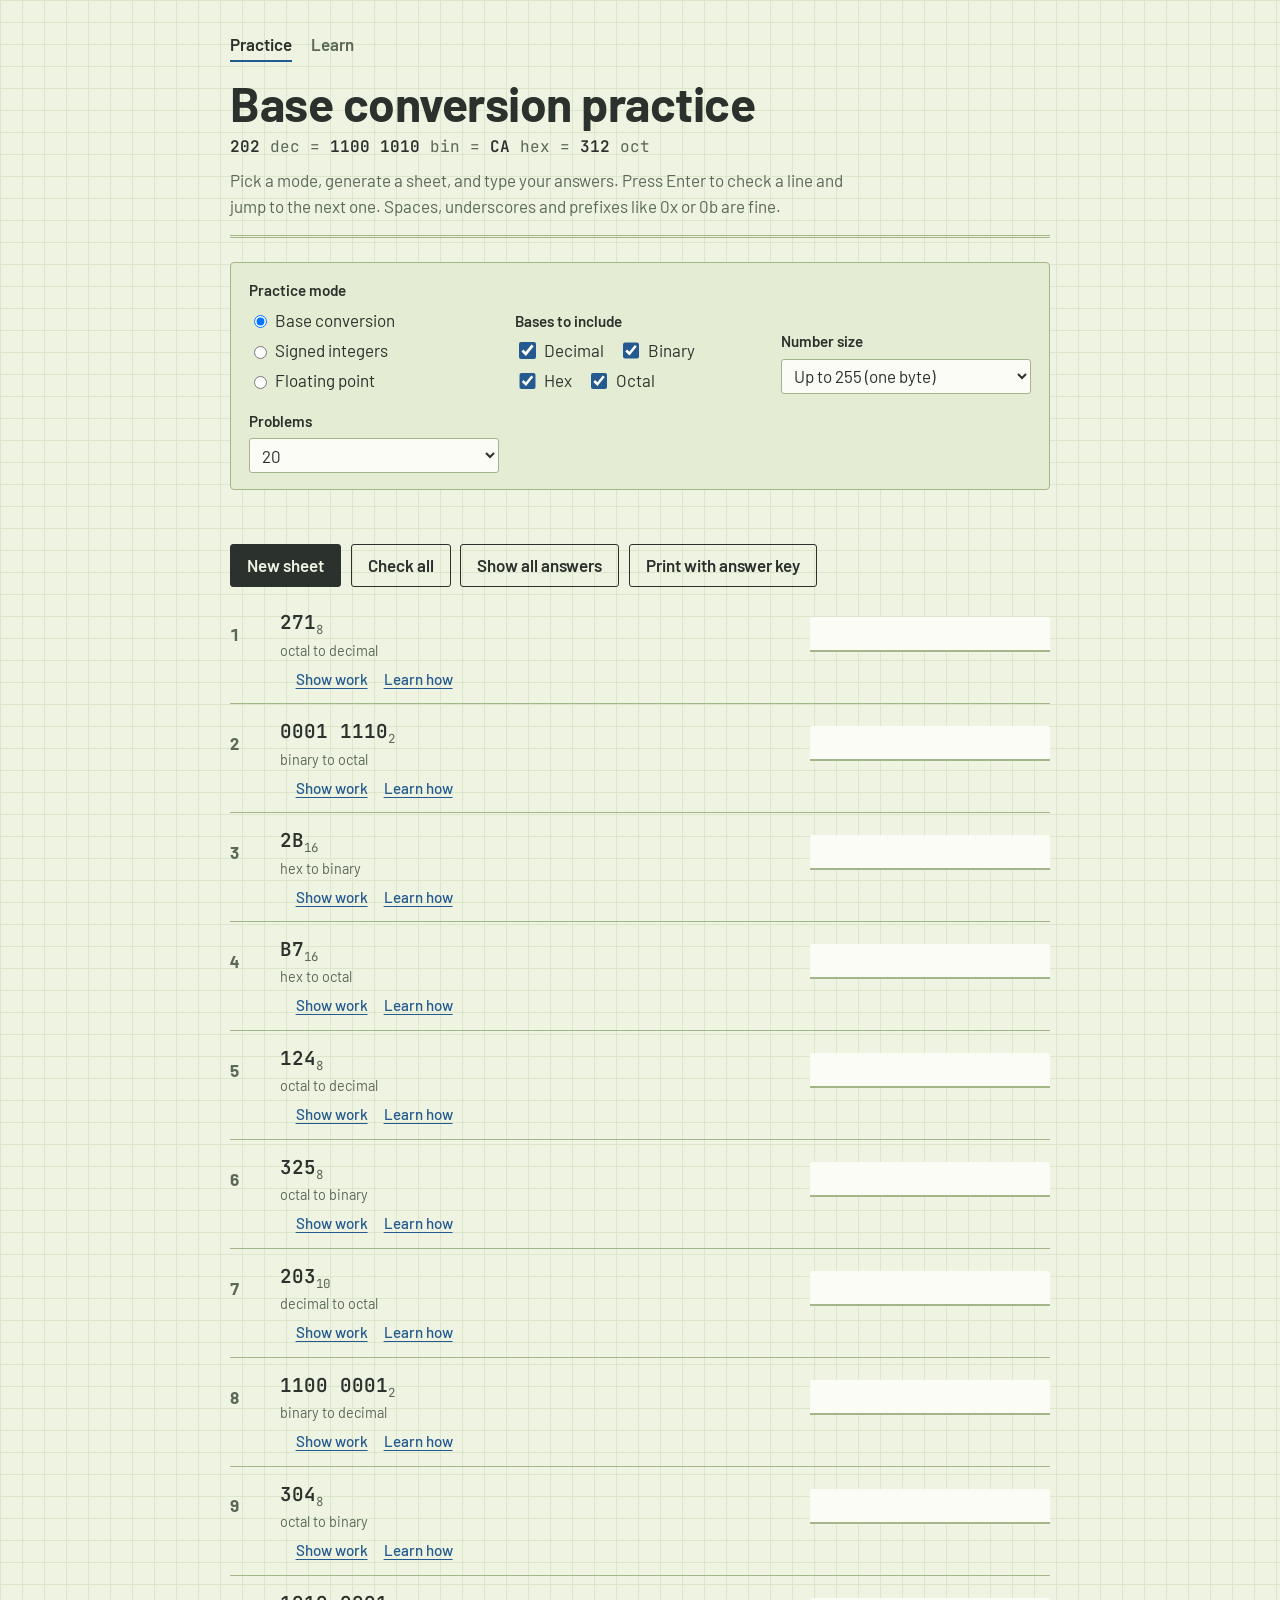
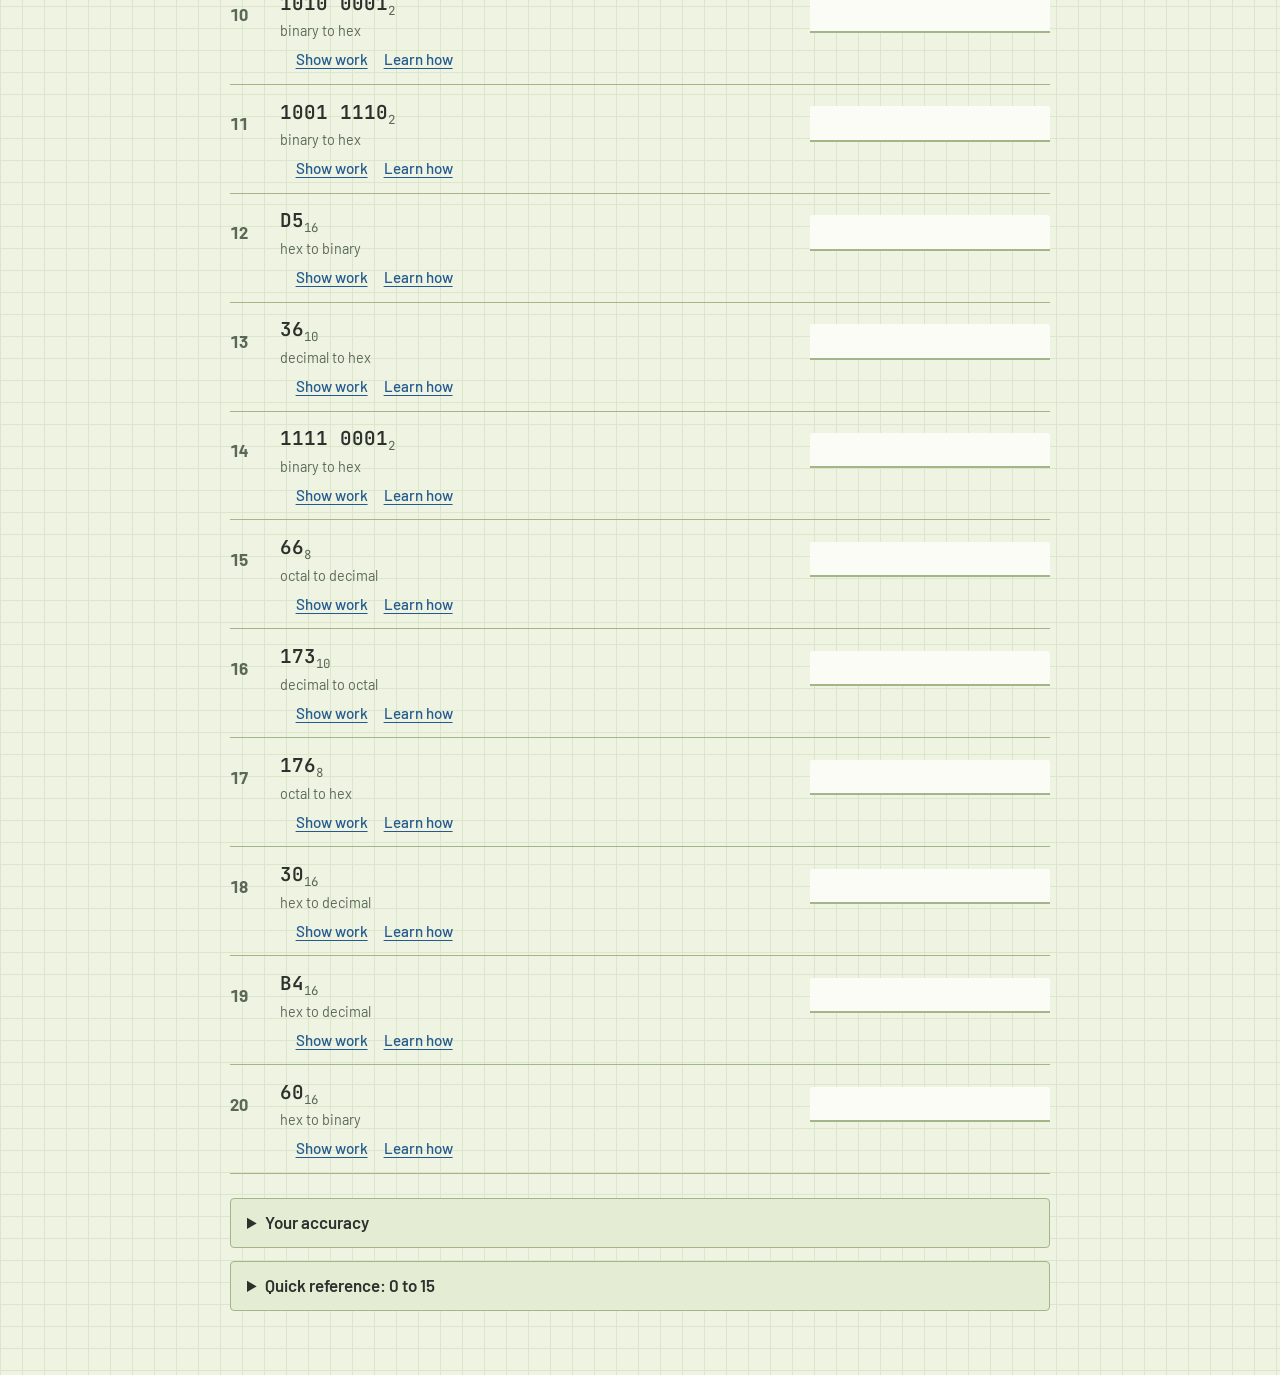
<file: index.html>
<!doctype html>
<html lang="en">
<head>
<meta charset="utf-8">
<meta name="viewport" content="width=device-width, initial-scale=1, viewport-fit=cover">
<title>Base Conversion Practice</title>
<meta name="description" content="Practice converting numbers between decimal, binary, hexadecimal and octal, signed integers, and IEEE 754 floating point, with step-by-step worked solutions.">
<meta name="theme-color" content="#EEF3E2" media="(prefers-color-scheme: light)">
<meta name="theme-color" content="#1B221D" media="(prefers-color-scheme: dark)">
<link rel="manifest" href="./manifest.webmanifest">
<link rel="icon" href="./icons/icon.svg" type="image/svg+xml">
<link rel="apple-touch-icon" href="./icons/apple-touch-icon.png">
<meta name="apple-mobile-web-app-capable" content="yes">
<meta name="apple-mobile-web-app-title" content="Bases">
<meta name="apple-mobile-web-app-status-bar-style" content="default">
<link rel="preconnect" href="https://fonts.googleapis.com">
<link rel="preconnect" href="https://fonts.gstatic.com" crossorigin>
<link href="https://fonts.googleapis.com/css2?family=Barlow:wght@400;500;600;700&family=JetBrains+Mono:wght@400;600&display=swap" rel="stylesheet">
<link rel="stylesheet" href="./styles.css">
</head>
<body>
<main>
  <nav class="sitenav" aria-label="Site">
    <a href="./index.html" aria-current="page">Practice</a>
    <a href="./learn.html">Learn</a>
  </nav>
  <header>
    <h1>Base conversion practice</h1>
    <p class="bases-strip"><b>202</b> dec = <b>1100 1010</b> bin = <b>CA</b> hex = <b>312</b> oct</p>
    <p>Pick a mode, generate a sheet, and type your answers. Press Enter to check a line and jump to the next one. Spaces, underscores and prefixes like 0x or 0b are fine.</p>
  </header>

  <section class="controls" aria-label="Sheet settings">
    <div class="mode-select" id="modeSelect"></div>
    <div class="mode-options" id="modeOptions"></div>
    <div>
      <label class="lbl" for="count">Problems</label>
      <select id="count">
        <option>10</option><option selected>20</option><option>30</option><option>40</option>
      </select>
    </div>
  </section>
  <p class="warn" id="warn" role="alert"></p>

  <div class="actions">
    <button id="newBtn">New sheet</button>
    <button id="checkBtn" class="ghost">Check all</button>
    <button id="revealBtn" class="ghost">Show all answers</button>
    <button id="printBtn" class="ghost">Print with answer key</button>
    <span class="score" id="score" aria-live="polite"></span>
  </div>

  <ol class="sheet" id="sheet"></ol>

  <details id="statsPanel">
    <summary>Your accuracy</summary>
    <p class="tips">Counts your first check on each problem. Stored only on this device.</p>
    <div class="tablewrap"><table id="stats"><thead><tr><th>Conversion</th><th>Correct</th><th>Tried</th><th>Accuracy</th></tr></thead><tbody></tbody></table></div>
    <button id="resetStats" class="ghost small">Reset stats</button>
  </details>

  <details>
    <summary>Quick reference: 0 to 15</summary>
    <div class="tablewrap"><table id="ref"><thead><tr><th>Decimal</th><th>Binary</th><th>Octal</th><th>Hex</th></tr></thead><tbody></tbody></table></div>
    <p class="tips">One hex digit is exactly 4 bits and one octal digit is exactly 3 bits, so binary to hex or octal is just grouping from the right. Anything to decimal is place values added up. Decimal to anything is repeated division, reading the remainders bottom to top.</p>
  </details>

  <section class="key" id="key"><h2>Answer key</h2><ol></ol></section>
</main>
<script type="module" src="./js/app.js"></script>
</body>
</html>
</file>
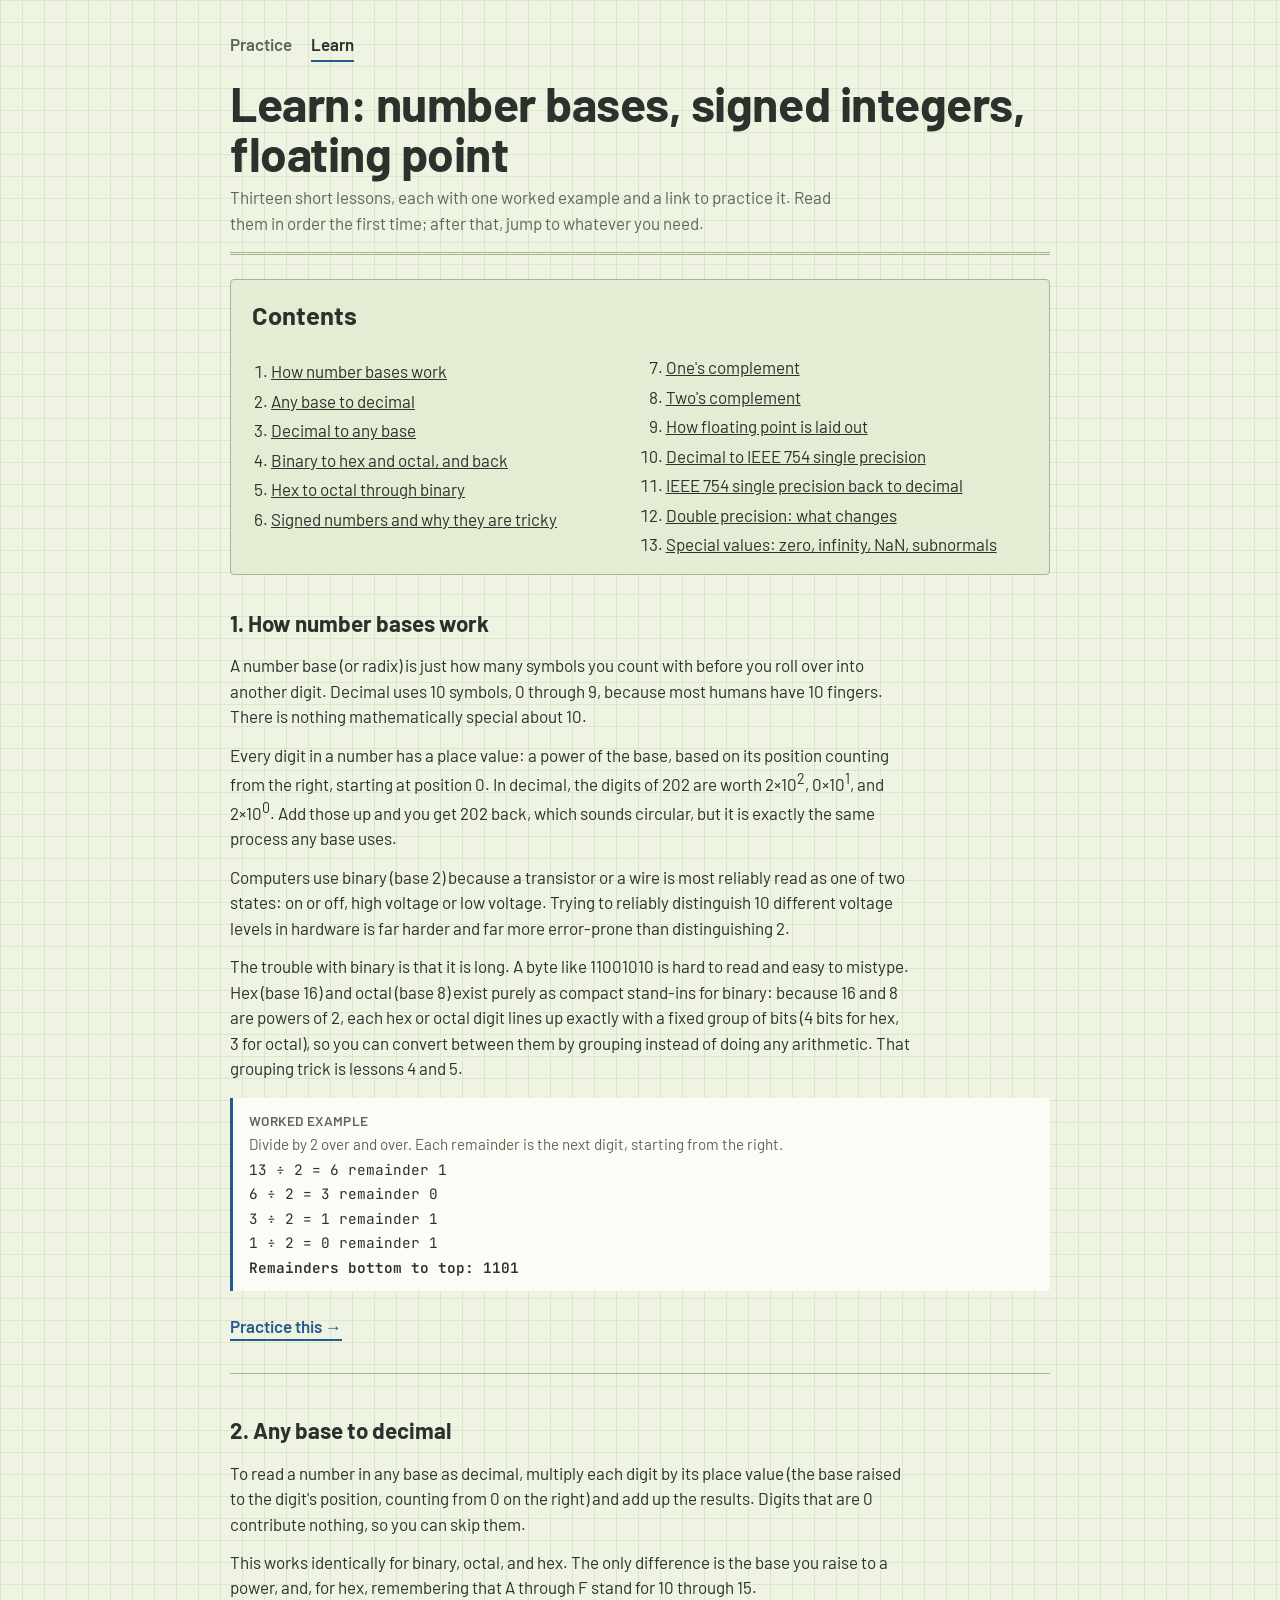
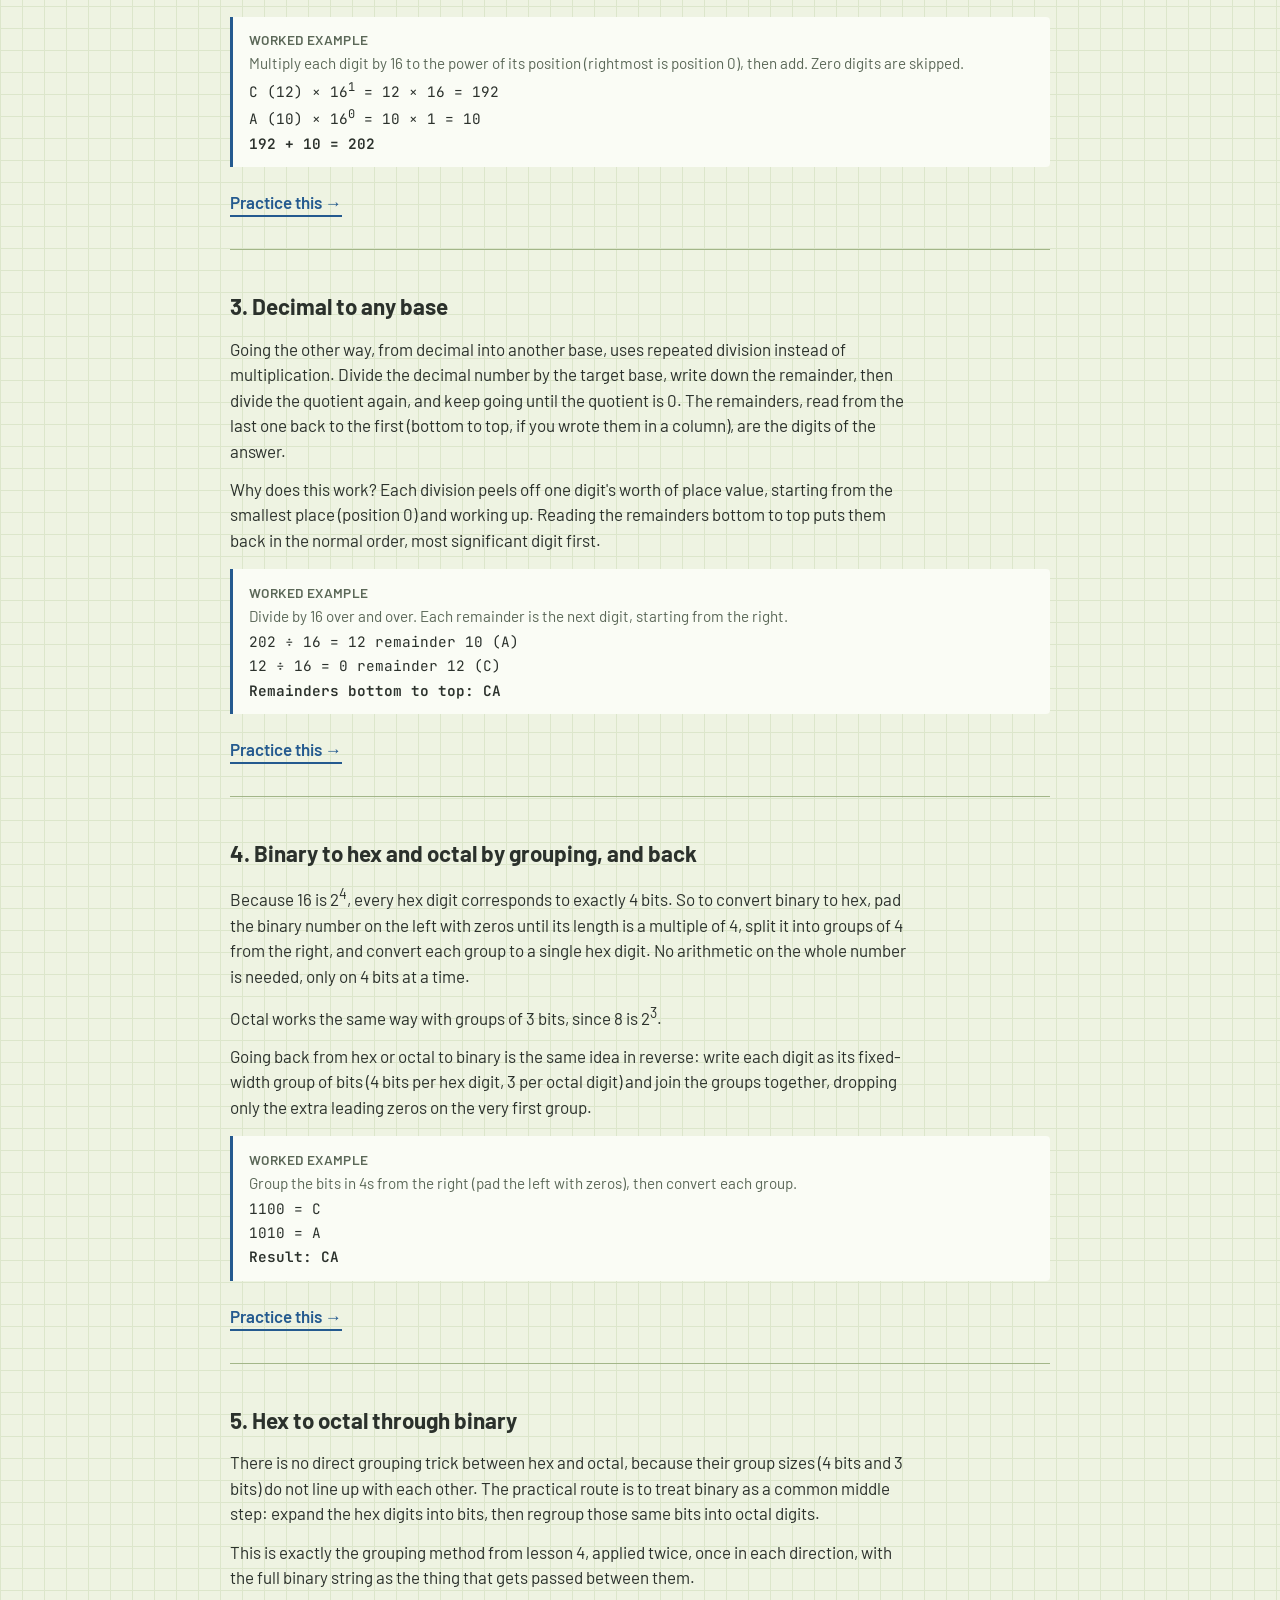
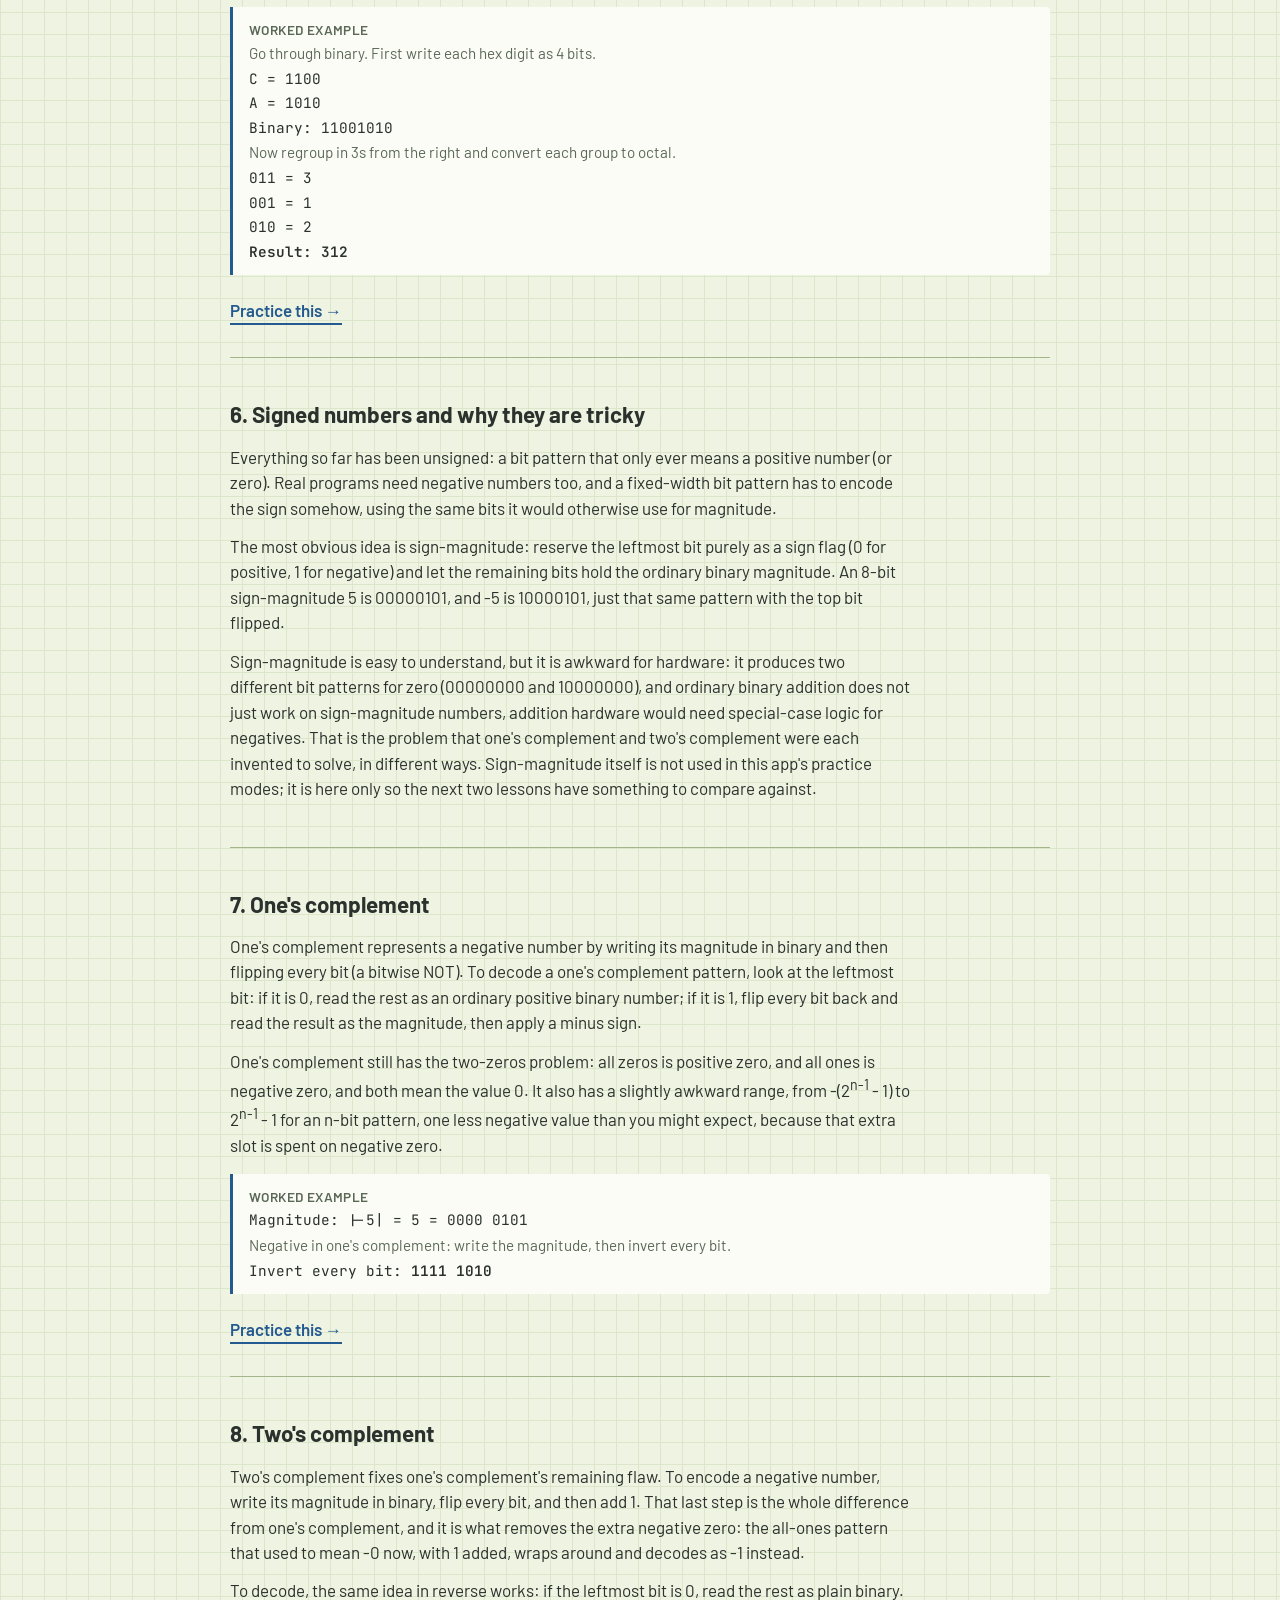
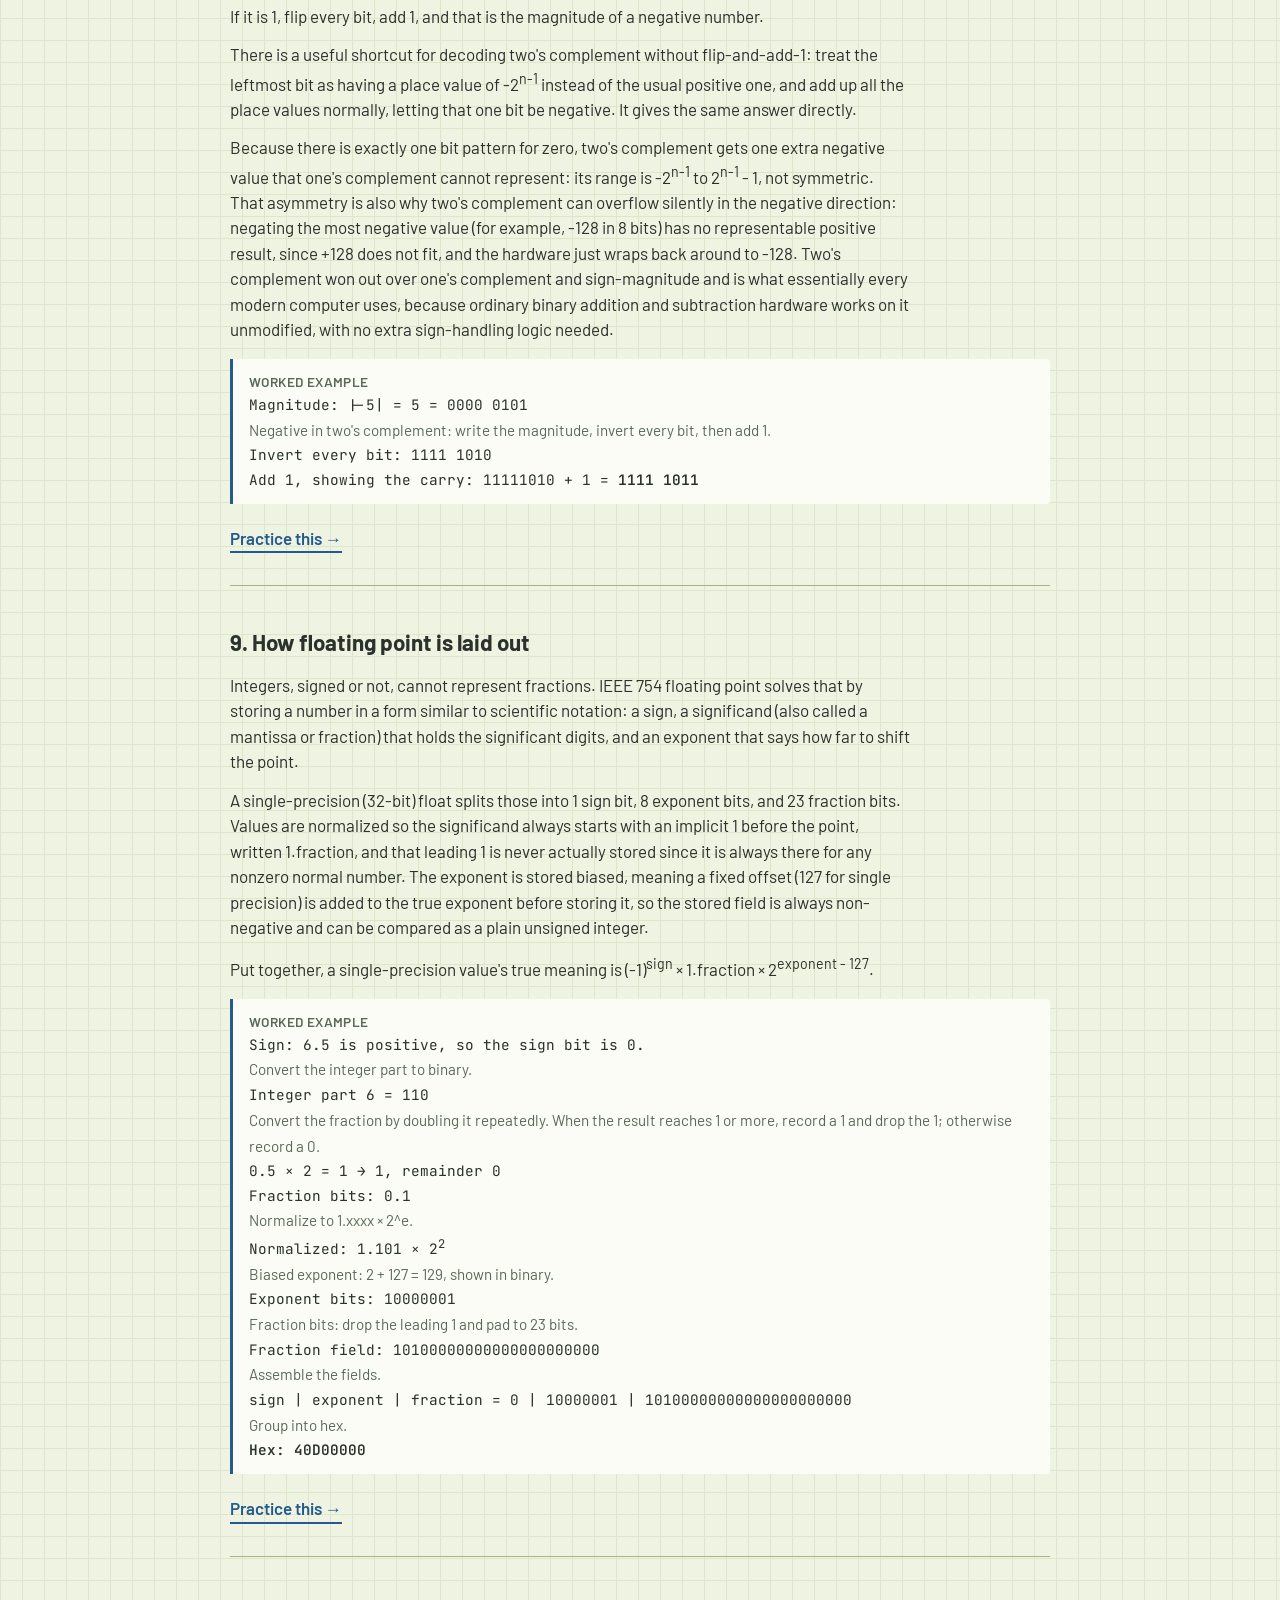
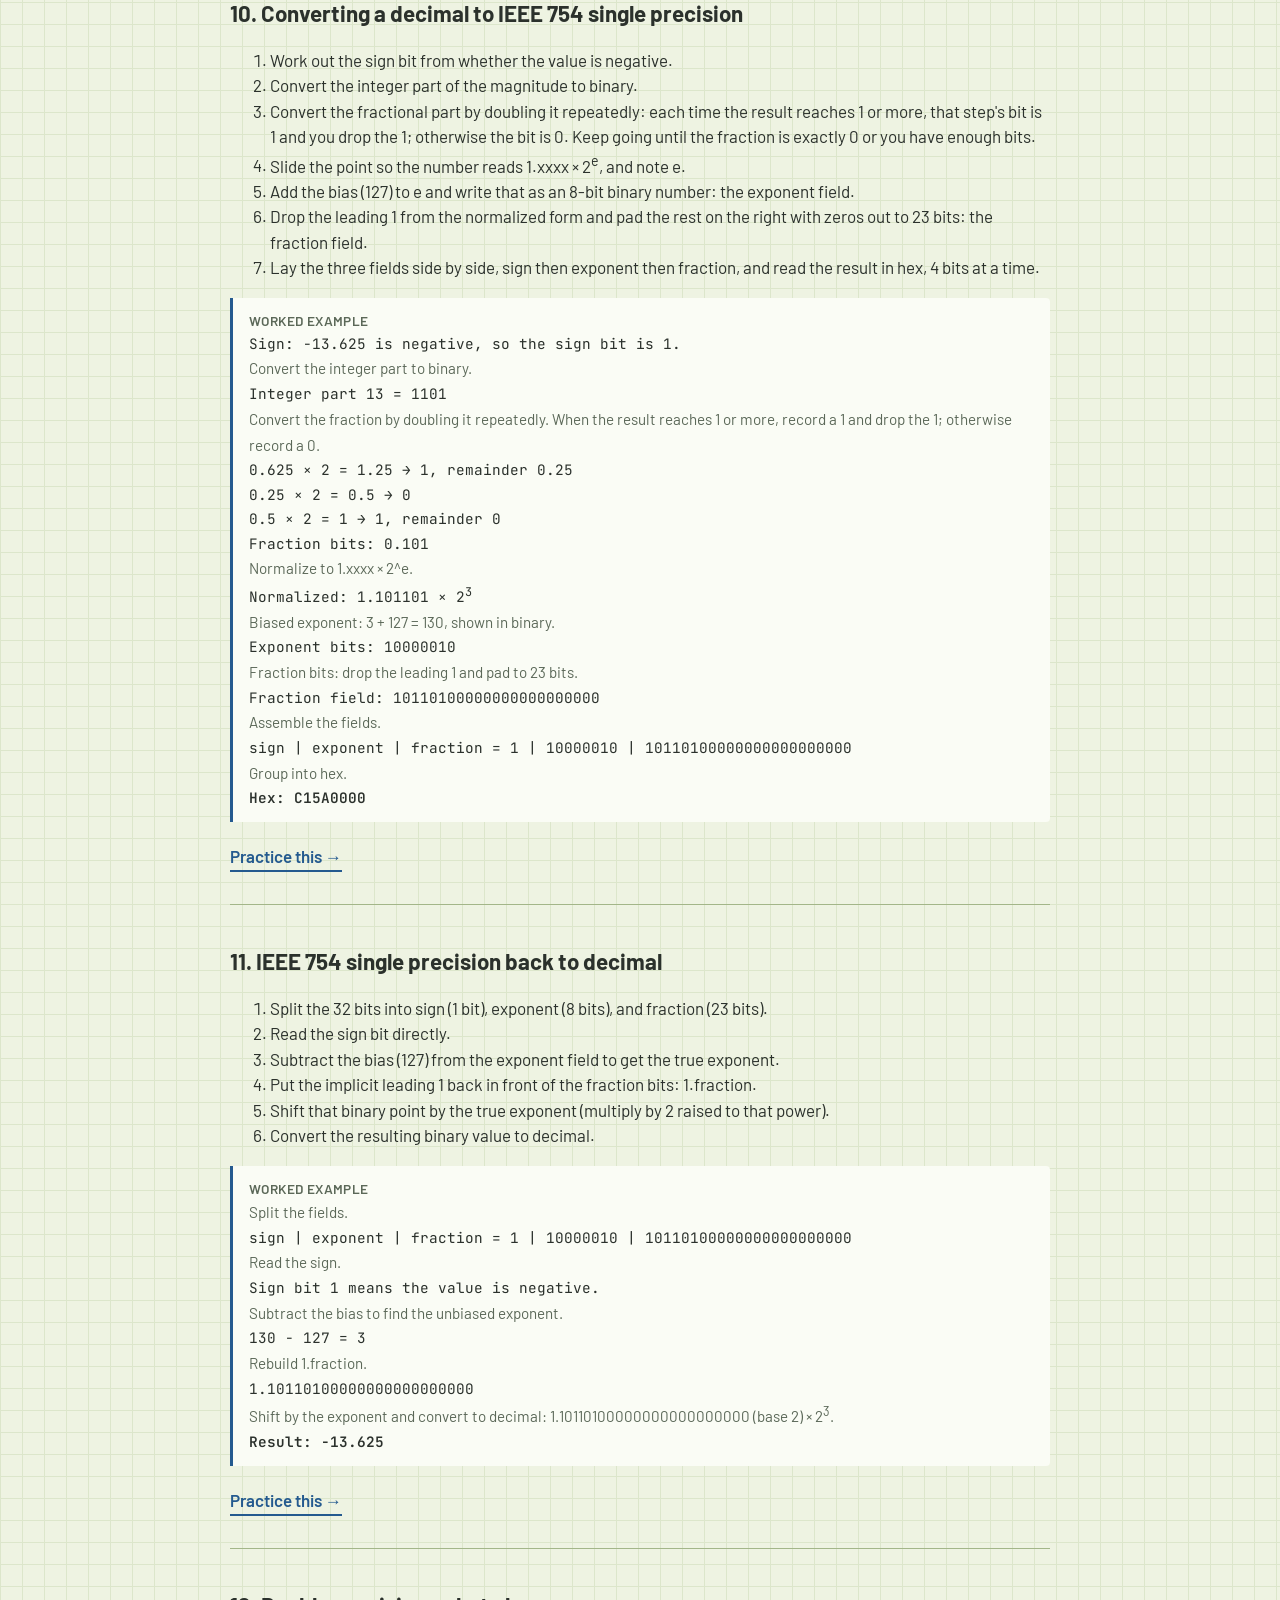
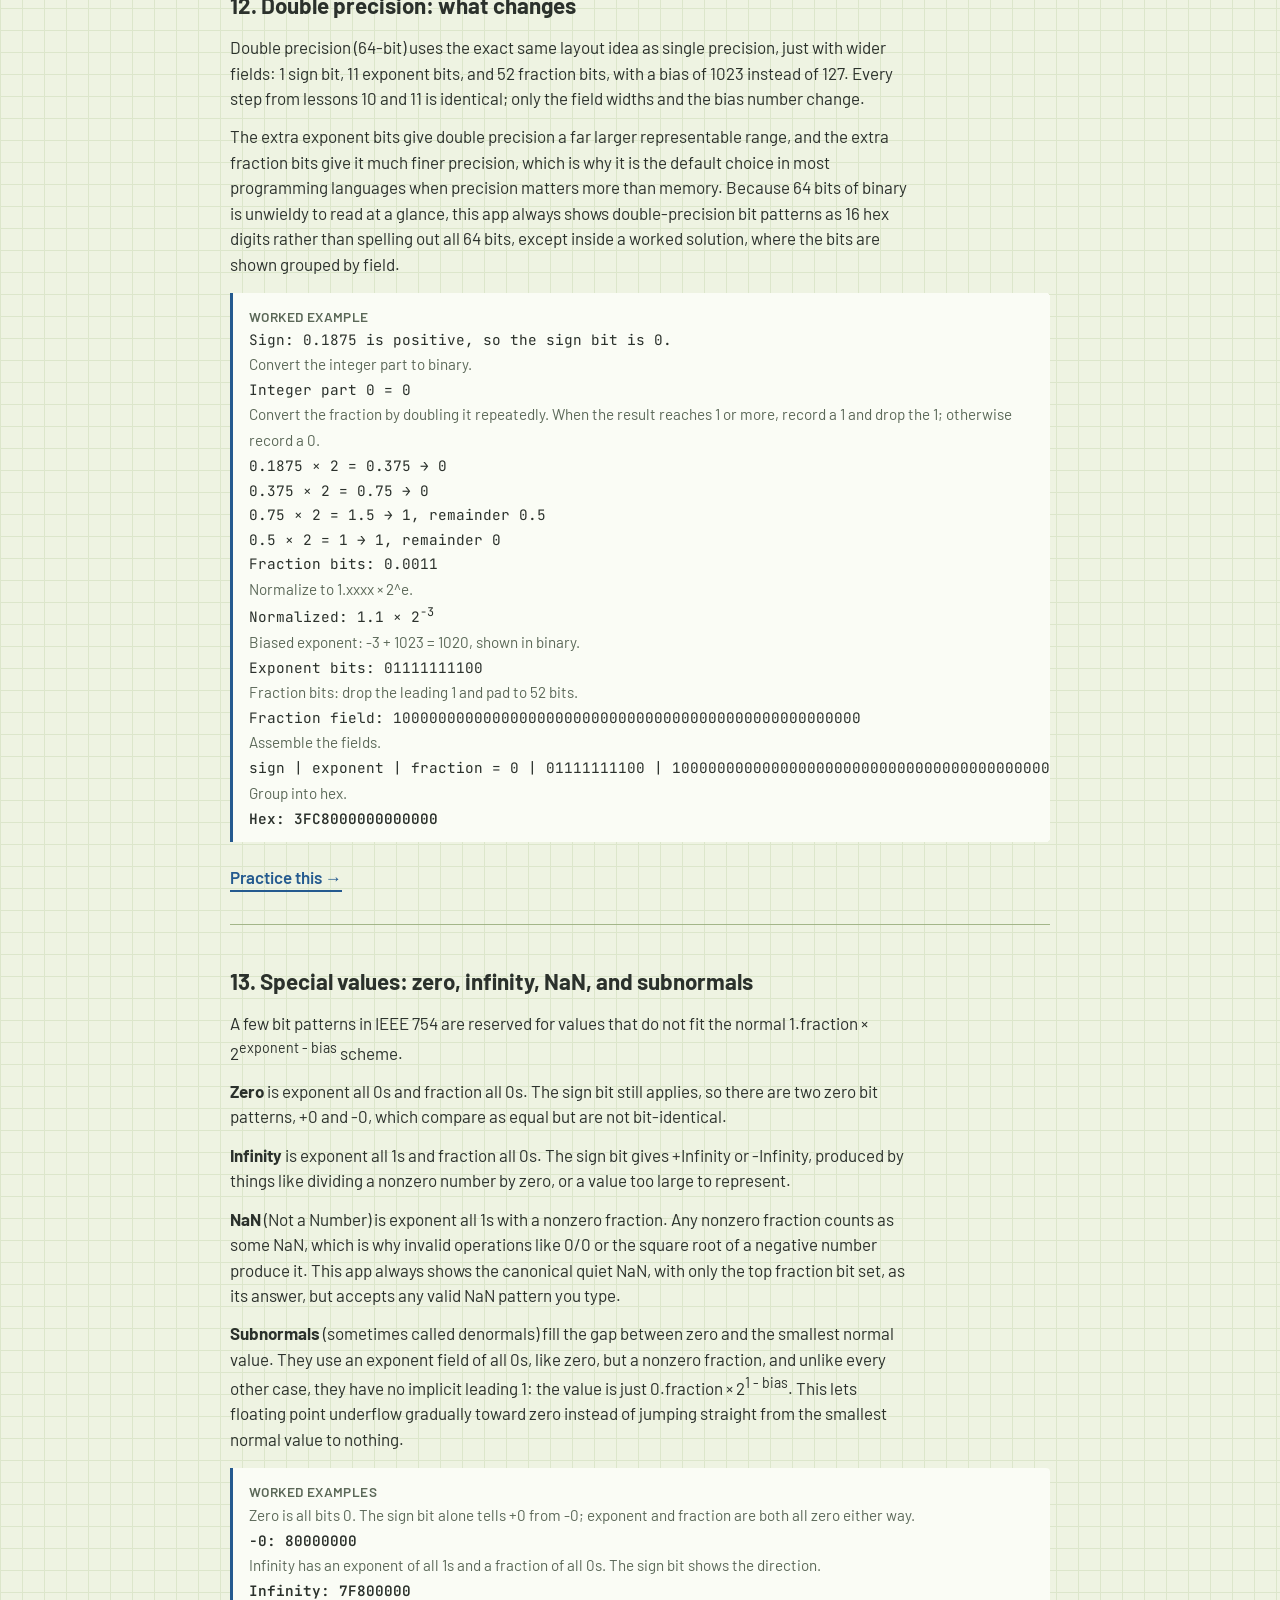
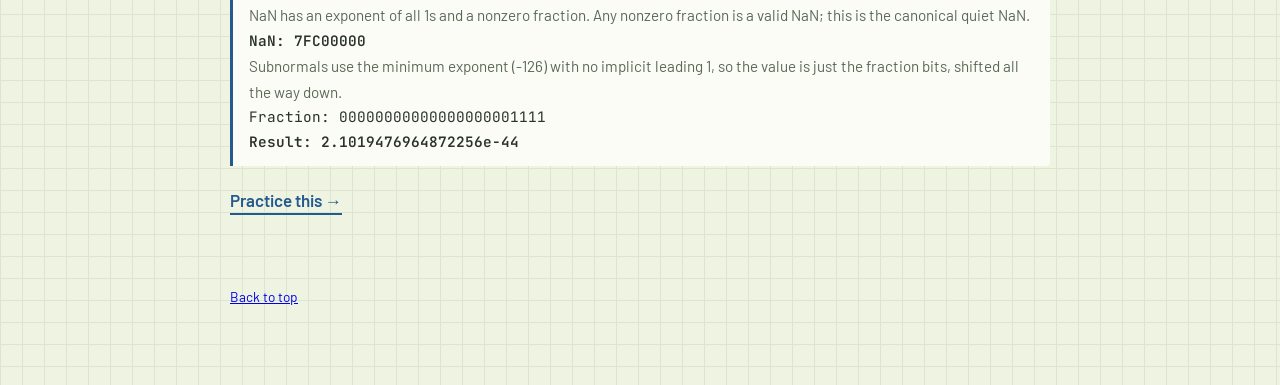
<file: learn.html>
<!doctype html>
<html lang="en">
<head>
<meta charset="utf-8">
<meta name="viewport" content="width=device-width, initial-scale=1, viewport-fit=cover">
<title>Learn: Base Conversion, Signed Integers, Floating Point</title>
<meta name="description" content="A short tutorial on number bases, signed integer representations, and IEEE 754 floating point, with worked examples.">
<meta name="theme-color" content="#EEF3E2" media="(prefers-color-scheme: light)">
<meta name="theme-color" content="#1B221D" media="(prefers-color-scheme: dark)">
<link rel="manifest" href="./manifest.webmanifest">
<link rel="icon" href="./icons/icon.svg" type="image/svg+xml">
<link rel="apple-touch-icon" href="./icons/apple-touch-icon.png">
<meta name="apple-mobile-web-app-capable" content="yes">
<meta name="apple-mobile-web-app-title" content="Bases">
<link rel="preconnect" href="https://fonts.googleapis.com">
<link rel="preconnect" href="https://fonts.gstatic.com" crossorigin>
<link href="https://fonts.googleapis.com/css2?family=Barlow:wght@400;500;600;700&family=JetBrains+Mono:wght@400;600&display=swap" rel="stylesheet">
<link rel="stylesheet" href="./styles.css">
</head>
<body>
<main>
  <nav class="sitenav" aria-label="Site">
    <a href="./index.html">Practice</a>
    <a href="./learn.html" aria-current="page">Learn</a>
  </nav>
  <header>
    <h1>Learn: number bases, signed integers, floating point</h1>
    <p>Thirteen short lessons, each with one worked example and a link to practice it. Read them in order the first time; after that, jump to whatever you need.</p>
  </header>

  <nav class="lesson-toc" aria-label="Table of contents">
    <h2>Contents</h2>
    <ol>
      <li><a href="#lesson-1">How number bases work</a></li>
      <li><a href="#lesson-2">Any base to decimal</a></li>
      <li><a href="#lesson-3">Decimal to any base</a></li>
      <li><a href="#lesson-4">Binary to hex and octal, and back</a></li>
      <li><a href="#lesson-5">Hex to octal through binary</a></li>
      <li><a href="#lesson-6">Signed numbers and why they are tricky</a></li>
      <li><a href="#lesson-7">One's complement</a></li>
      <li><a href="#lesson-8">Two's complement</a></li>
      <li><a href="#lesson-9">How floating point is laid out</a></li>
      <li><a href="#lesson-10">Decimal to IEEE 754 single precision</a></li>
      <li><a href="#lesson-11">IEEE 754 single precision back to decimal</a></li>
      <li><a href="#lesson-12">Double precision: what changes</a></li>
      <li><a href="#lesson-13">Special values: zero, infinity, NaN, subnormals</a></li>
    </ol>
  </nav>

  <section class="lesson" id="lesson-1">
    <h2>1. How number bases work</h2>
    <p>A number base (or radix) is just how many symbols you count with before you roll over into another digit. Decimal uses 10 symbols, 0 through 9, because most humans have 10 fingers. There is nothing mathematically special about 10.</p>
    <p>Every digit in a number has a place value: a power of the base, based on its position counting from the right, starting at position 0. In decimal, the digits of 202 are worth 2&times;10<sup>2</sup>, 0&times;10<sup>1</sup>, and 2&times;10<sup>0</sup>. Add those up and you get 202 back, which sounds circular, but it is exactly the same process any base uses.</p>
    <p>Computers use binary (base 2) because a transistor or a wire is most reliably read as one of two states: on or off, high voltage or low voltage. Trying to reliably distinguish 10 different voltage levels in hardware is far harder and far more error-prone than distinguishing 2.</p>
    <p>The trouble with binary is that it is long. A byte like 11001010 is hard to read and easy to mistype. Hex (base 16) and octal (base 8) exist purely as compact stand-ins for binary: because 16 and 8 are powers of 2, each hex or octal digit lines up exactly with a fixed group of bits (4 bits for hex, 3 for octal), so you can convert between them by grouping instead of doing any arithmetic. That grouping trick is lessons 4 and 5.</p>
    <div class="example">
      <p class="example-label">Worked example</p>
      <div id="ex-1"></div>
    </div>
    <a class="practice-link" href="./index.html?mode=base">Practice this &rarr;</a>
  </section>

  <section class="lesson" id="lesson-2">
    <h2>2. Any base to decimal</h2>
    <p>To read a number in any base as decimal, multiply each digit by its place value (the base raised to the digit's position, counting from 0 on the right) and add up the results. Digits that are 0 contribute nothing, so you can skip them.</p>
    <p>This works identically for binary, octal, and hex. The only difference is the base you raise to a power, and, for hex, remembering that A through F stand for 10 through 15.</p>
    <div class="example">
      <p class="example-label">Worked example</p>
      <div id="ex-2"></div>
    </div>
    <a class="practice-link" href="./index.html?mode=base&bases=hex,dec">Practice this &rarr;</a>
  </section>

  <section class="lesson" id="lesson-3">
    <h2>3. Decimal to any base</h2>
    <p>Going the other way, from decimal into another base, uses repeated division instead of multiplication. Divide the decimal number by the target base, write down the remainder, then divide the quotient again, and keep going until the quotient is 0. The remainders, read from the last one back to the first (bottom to top, if you wrote them in a column), are the digits of the answer.</p>
    <p>Why does this work? Each division peels off one digit's worth of place value, starting from the smallest place (position 0) and working up. Reading the remainders bottom to top puts them back in the normal order, most significant digit first.</p>
    <div class="example">
      <p class="example-label">Worked example</p>
      <div id="ex-3"></div>
    </div>
    <a class="practice-link" href="./index.html?mode=base&bases=dec,hex">Practice this &rarr;</a>
  </section>

  <section class="lesson" id="lesson-4">
    <h2>4. Binary to hex and octal by grouping, and back</h2>
    <p>Because 16 is 2<sup>4</sup>, every hex digit corresponds to exactly 4 bits. So to convert binary to hex, pad the binary number on the left with zeros until its length is a multiple of 4, split it into groups of 4 from the right, and convert each group to a single hex digit. No arithmetic on the whole number is needed, only on 4 bits at a time.</p>
    <p>Octal works the same way with groups of 3 bits, since 8 is 2<sup>3</sup>.</p>
    <p>Going back from hex or octal to binary is the same idea in reverse: write each digit as its fixed-width group of bits (4 bits per hex digit, 3 per octal digit) and join the groups together, dropping only the extra leading zeros on the very first group.</p>
    <div class="example">
      <p class="example-label">Worked example</p>
      <div id="ex-4"></div>
    </div>
    <a class="practice-link" href="./index.html?mode=base&bases=bin,hex">Practice this &rarr;</a>
  </section>

  <section class="lesson" id="lesson-5">
    <h2>5. Hex to octal through binary</h2>
    <p>There is no direct grouping trick between hex and octal, because their group sizes (4 bits and 3 bits) do not line up with each other. The practical route is to treat binary as a common middle step: expand the hex digits into bits, then regroup those same bits into octal digits.</p>
    <p>This is exactly the grouping method from lesson 4, applied twice, once in each direction, with the full binary string as the thing that gets passed between them.</p>
    <div class="example">
      <p class="example-label">Worked example</p>
      <div id="ex-5"></div>
    </div>
    <a class="practice-link" href="./index.html?mode=base&bases=hex,oct">Practice this &rarr;</a>
  </section>

  <section class="lesson" id="lesson-6">
    <h2>6. Signed numbers and why they are tricky</h2>
    <p>Everything so far has been unsigned: a bit pattern that only ever means a positive number (or zero). Real programs need negative numbers too, and a fixed-width bit pattern has to encode the sign somehow, using the same bits it would otherwise use for magnitude.</p>
    <p>The most obvious idea is sign-magnitude: reserve the leftmost bit purely as a sign flag (0 for positive, 1 for negative) and let the remaining bits hold the ordinary binary magnitude. An 8-bit sign-magnitude 5 is 00000101, and -5 is 10000101, just that same pattern with the top bit flipped.</p>
    <p>Sign-magnitude is easy to understand, but it is awkward for hardware: it produces two different bit patterns for zero (00000000 and 10000000), and ordinary binary addition does not just work on sign-magnitude numbers, addition hardware would need special-case logic for negatives. That is the problem that one's complement and two's complement were each invented to solve, in different ways. Sign-magnitude itself is not used in this app's practice modes; it is here only so the next two lessons have something to compare against.</p>
  </section>

  <section class="lesson" id="lesson-7">
    <h2>7. One's complement</h2>
    <p>One's complement represents a negative number by writing its magnitude in binary and then flipping every bit (a bitwise NOT). To decode a one's complement pattern, look at the leftmost bit: if it is 0, read the rest as an ordinary positive binary number; if it is 1, flip every bit back and read the result as the magnitude, then apply a minus sign.</p>
    <p>One's complement still has the two-zeros problem: all zeros is positive zero, and all ones is negative zero, and both mean the value 0. It also has a slightly awkward range, from -(2<sup>n-1</sup> - 1) to 2<sup>n-1</sup> - 1 for an n-bit pattern, one less negative value than you might expect, because that extra slot is spent on negative zero.</p>
    <div class="example">
      <p class="example-label">Worked example</p>
      <div id="ex-7"></div>
    </div>
    <a class="practice-link" href="./index.html?mode=signed&rep=ones&width=8">Practice this &rarr;</a>
  </section>

  <section class="lesson" id="lesson-8">
    <h2>8. Two's complement</h2>
    <p>Two's complement fixes one's complement's remaining flaw. To encode a negative number, write its magnitude in binary, flip every bit, and then add 1. That last step is the whole difference from one's complement, and it is what removes the extra negative zero: the all-ones pattern that used to mean -0 now, with 1 added, wraps around and decodes as -1 instead.</p>
    <p>To decode, the same idea in reverse works: if the leftmost bit is 0, read the rest as plain binary. If it is 1, flip every bit, add 1, and that is the magnitude of a negative number.</p>
    <p>There is a useful shortcut for decoding two's complement without flip-and-add-1: treat the leftmost bit as having a place value of -2<sup>n-1</sup> instead of the usual positive one, and add up all the place values normally, letting that one bit be negative. It gives the same answer directly.</p>
    <p>Because there is exactly one bit pattern for zero, two's complement gets one extra negative value that one's complement cannot represent: its range is -2<sup>n-1</sup> to 2<sup>n-1</sup> - 1, not symmetric. That asymmetry is also why two's complement can overflow silently in the negative direction: negating the most negative value (for example, -128 in 8 bits) has no representable positive result, since +128 does not fit, and the hardware just wraps back around to -128. Two's complement won out over one's complement and sign-magnitude and is what essentially every modern computer uses, because ordinary binary addition and subtraction hardware works on it unmodified, with no extra sign-handling logic needed.</p>
    <div class="example">
      <p class="example-label">Worked example</p>
      <div id="ex-8"></div>
    </div>
    <a class="practice-link" href="./index.html?mode=signed&rep=twos&width=8">Practice this &rarr;</a>
  </section>

  <section class="lesson" id="lesson-9">
    <h2>9. How floating point is laid out</h2>
    <p>Integers, signed or not, cannot represent fractions. IEEE 754 floating point solves that by storing a number in a form similar to scientific notation: a sign, a significand (also called a mantissa or fraction) that holds the significant digits, and an exponent that says how far to shift the point.</p>
    <p>A single-precision (32-bit) float splits those into 1 sign bit, 8 exponent bits, and 23 fraction bits. Values are normalized so the significand always starts with an implicit 1 before the point, written 1.fraction, and that leading 1 is never actually stored since it is always there for any nonzero normal number. The exponent is stored biased, meaning a fixed offset (127 for single precision) is added to the true exponent before storing it, so the stored field is always non-negative and can be compared as a plain unsigned integer.</p>
    <p>Put together, a single-precision value's true meaning is (-1)<sup>sign</sup> &times; 1.fraction &times; 2<sup>exponent - 127</sup>.</p>
    <div class="example">
      <p class="example-label">Worked example</p>
      <div id="ex-9"></div>
    </div>
    <a class="practice-link" href="./index.html?mode=float&precision=32">Practice this &rarr;</a>
  </section>

  <section class="lesson" id="lesson-10">
    <h2>10. Converting a decimal to IEEE 754 single precision</h2>
    <ol>
      <li>Work out the sign bit from whether the value is negative.</li>
      <li>Convert the integer part of the magnitude to binary.</li>
      <li>Convert the fractional part by doubling it repeatedly: each time the result reaches 1 or more, that step's bit is 1 and you drop the 1; otherwise the bit is 0. Keep going until the fraction is exactly 0 or you have enough bits.</li>
      <li>Slide the point so the number reads 1.xxxx &times; 2<sup>e</sup>, and note e.</li>
      <li>Add the bias (127) to e and write that as an 8-bit binary number: the exponent field.</li>
      <li>Drop the leading 1 from the normalized form and pad the rest on the right with zeros out to 23 bits: the fraction field.</li>
      <li>Lay the three fields side by side, sign then exponent then fraction, and read the result in hex, 4 bits at a time.</li>
    </ol>
    <div class="example">
      <p class="example-label">Worked example</p>
      <div id="ex-10"></div>
    </div>
    <a class="practice-link" href="./index.html?mode=float&precision=32&directions=toBits">Practice this &rarr;</a>
  </section>

  <section class="lesson" id="lesson-11">
    <h2>11. IEEE 754 single precision back to decimal</h2>
    <ol>
      <li>Split the 32 bits into sign (1 bit), exponent (8 bits), and fraction (23 bits).</li>
      <li>Read the sign bit directly.</li>
      <li>Subtract the bias (127) from the exponent field to get the true exponent.</li>
      <li>Put the implicit leading 1 back in front of the fraction bits: 1.fraction.</li>
      <li>Shift that binary point by the true exponent (multiply by 2 raised to that power).</li>
      <li>Convert the resulting binary value to decimal.</li>
    </ol>
    <div class="example">
      <p class="example-label">Worked example</p>
      <div id="ex-11"></div>
    </div>
    <a class="practice-link" href="./index.html?mode=float&precision=32&directions=toDec">Practice this &rarr;</a>
  </section>

  <section class="lesson" id="lesson-12">
    <h2>12. Double precision: what changes</h2>
    <p>Double precision (64-bit) uses the exact same layout idea as single precision, just with wider fields: 1 sign bit, 11 exponent bits, and 52 fraction bits, with a bias of 1023 instead of 127. Every step from lessons 10 and 11 is identical; only the field widths and the bias number change.</p>
    <p>The extra exponent bits give double precision a far larger representable range, and the extra fraction bits give it much finer precision, which is why it is the default choice in most programming languages when precision matters more than memory. Because 64 bits of binary is unwieldy to read at a glance, this app always shows double-precision bit patterns as 16 hex digits rather than spelling out all 64 bits, except inside a worked solution, where the bits are shown grouped by field.</p>
    <div class="example">
      <p class="example-label">Worked example</p>
      <div id="ex-12"></div>
    </div>
    <a class="practice-link" href="./index.html?mode=float&precision=64">Practice this &rarr;</a>
  </section>

  <section class="lesson" id="lesson-13">
    <h2>13. Special values: zero, infinity, NaN, and subnormals</h2>
    <p>A few bit patterns in IEEE 754 are reserved for values that do not fit the normal 1.fraction &times; 2<sup>exponent - bias</sup> scheme.</p>
    <p><b>Zero</b> is exponent all 0s and fraction all 0s. The sign bit still applies, so there are two zero bit patterns, +0 and -0, which compare as equal but are not bit-identical.</p>
    <p><b>Infinity</b> is exponent all 1s and fraction all 0s. The sign bit gives +Infinity or -Infinity, produced by things like dividing a nonzero number by zero, or a value too large to represent.</p>
    <p><b>NaN</b> (Not a Number) is exponent all 1s with a nonzero fraction. Any nonzero fraction counts as some NaN, which is why invalid operations like 0/0 or the square root of a negative number produce it. This app always shows the canonical quiet NaN, with only the top fraction bit set, as its answer, but accepts any valid NaN pattern you type.</p>
    <p><b>Subnormals</b> (sometimes called denormals) fill the gap between zero and the smallest normal value. They use an exponent field of all 0s, like zero, but a nonzero fraction, and unlike every other case, they have no implicit leading 1: the value is just 0.fraction &times; 2<sup>1 - bias</sup>. This lets floating point underflow gradually toward zero instead of jumping straight from the smallest normal value to nothing.</p>
    <div class="example">
      <p class="example-label">Worked examples</p>
      <div id="ex-13"></div>
    </div>
    <a class="practice-link" href="./index.html?mode=float&specials=1">Practice this &rarr;</a>
  </section>

  <p class="top-link"><a href="#lesson-1">Back to top</a></p>
</main>
<script type="module" src="./js/learn.js"></script>
</body>
</html>
</file>
<file: styles.css>
:root{
  --paper:#EEF3E2; --grid:#DCE6CB; --ink:#2B312C; --muted:#5B6858; --red:#B3372C; --blue:#245A8F;
  --field:#FAFCF5; --line:#A3B689; --panel:#E4EDD3;
  box-sizing:border-box;
  padding-top:env(safe-area-inset-top,0px);
  padding-bottom:env(safe-area-inset-bottom,0px);
}
@media (prefers-color-scheme:dark){
  :root:not([data-theme="light"]){
    --paper:#1B221D; --grid:#232C26; --ink:#E2E8DA; --muted:#9BA996; --red:#EE8276; --blue:#91BCE8;
    --field:#212A24; --line:#4B5C4D; --panel:#222B25;
  }
}
:root[data-theme="dark"]{
  --paper:#1B221D; --grid:#232C26; --ink:#E2E8DA; --muted:#9BA996; --red:#EE8276; --blue:#91BCE8;
  --field:#212A24; --line:#4B5C4D; --panel:#222B25;
}
html{scroll-padding-top:env(safe-area-inset-top,0px)}
*,*::before,*::after{box-sizing:inherit}
body{
  margin:0; color:var(--ink); background-color:var(--paper);
  background-image:linear-gradient(var(--grid) 1px,transparent 1px),linear-gradient(90deg,var(--grid) 1px,transparent 1px);
  background-size:22px 22px;
  font-family:Barlow,"Helvetica Neue",Arial,sans-serif; font-size:17px; line-height:1.5;
}
main{max-width:860px; margin:0 auto; padding:2rem 1.25rem 4rem}
.sitenav{display:flex; gap:1.2rem; margin-bottom:1rem; font-weight:600}
.sitenav a{color:var(--muted); text-decoration:none; padding-bottom:.15rem; border-bottom:2px solid transparent}
.sitenav a[aria-current="page"]{color:var(--ink); border-bottom-color:var(--blue)}
.sitenav a:hover{color:var(--ink)}
header{border-bottom:3px double var(--line); padding-bottom:1rem; margin-bottom:1.5rem}
h1{font-size:clamp(2rem,6vw,3rem); line-height:1.05; margin:0 0 .4rem; font-weight:700; letter-spacing:-.01em}
.bases-strip{font-family:"JetBrains Mono",Consolas,monospace; font-size:1rem; color:var(--muted); margin:0 0 .6rem; overflow-x:auto; white-space:nowrap}
.bases-strip b{color:var(--ink); font-weight:600}
header p{margin:0; max-width:62ch; color:var(--muted)}

.controls{background:var(--panel); border:1px solid var(--line); border-radius:4px; padding:1rem 1.1rem; display:grid; gap:1rem; grid-template-columns:repeat(auto-fit,minmax(190px,1fr)); align-items:end}
.mode-select,.mode-options{display:contents}
fieldset{border:0; margin:0; padding:0; min-width:0}
legend,.lbl{font-weight:600; font-size:.95rem; margin-bottom:.35rem; display:block; padding:0}
.checks{display:flex; flex-wrap:wrap; gap:.3rem .9rem}
.checks label{display:flex; align-items:center; gap:.35rem; cursor:pointer}
input[type=checkbox]{accent-color:var(--blue); width:1.05rem; height:1.05rem}
select{font:inherit; color:var(--ink); background:var(--field); border:1px solid var(--line); border-radius:3px; padding:.35rem .5rem; width:100%}
button{font:inherit; font-weight:600; cursor:pointer; border-radius:3px; padding:.5rem 1rem; border:1.5px solid var(--ink); background:var(--ink); color:var(--paper)}
button.ghost{background:transparent; color:var(--ink)}
button.small{padding:.3rem .8rem; font-size:.9rem; margin-top:.8rem}
button:focus-visible,input:focus-visible,select:focus-visible,summary:focus-visible{outline:2.5px solid var(--blue); outline-offset:2px}
.actions{display:flex; flex-wrap:wrap; gap:.6rem; margin:1.25rem 0 .5rem; align-items:center}
.score{margin-left:auto; font-weight:600; font-size:1.1rem}
.warn{color:var(--red); font-weight:600; min-height:1.5em; margin:.5rem 0 0}

ol.sheet{list-style:none; margin:.5rem 0 0; padding:0}
.prob{display:grid; grid-template-columns:2.2rem minmax(0,1fr) minmax(9rem,15rem); gap:.4rem .9rem; align-items:center; padding:.8rem 0; border-bottom:1px solid var(--line)}
.num{font-weight:700; color:var(--muted); font-variant-numeric:tabular-nums}
.q{min-width:0}
.val{font-family:"JetBrains Mono",Consolas,monospace; font-size:1.2rem; font-weight:600; word-break:break-all}
.val sub{font-size:.65em; color:var(--muted); font-weight:400}
.dir{display:block; font-size:.9rem; color:var(--muted)}
.ans input{width:100%; font-family:"JetBrains Mono",Consolas,monospace; font-size:1.05rem; color:var(--ink); background:var(--field); border:none; border-bottom:2px solid var(--line); padding:.35rem .4rem; border-radius:2px 2px 0 0}
.ans input.ok{border-bottom-color:var(--blue)}
.ans input.bad{border-bottom-color:var(--red)}
.fieldset-ans{grid-column:1 / -1; display:flex; flex-wrap:wrap; gap:.7rem; margin-top:.2rem}
.field-in{display:flex; flex-direction:column; align-items:flex-start; gap:.2rem}
.field-in input{font-family:"JetBrains Mono",Consolas,monospace; font-size:1rem; color:var(--ink); background:var(--field); border:none; border-bottom:2px solid var(--line); padding:.3rem .4rem; border-radius:2px 2px 0 0; width:auto}
.field-in input.ok{border-bottom-color:var(--blue)}
.field-in input.bad{border-bottom-color:var(--red)}
.field-lbl{font-size:.72rem; color:var(--muted)}
.fields{display:inline-flex; gap:.35em; flex-wrap:wrap; vertical-align:middle}
.fields .field{background:var(--field); border:1px solid var(--line); border-radius:2px; padding:.05em .4em}
.below{grid-column:2 / -1; display:flex; flex-wrap:wrap; gap:.25rem 1rem; align-items:baseline}
.result{font-weight:600; font-size:.95rem}
.result.ok{color:var(--blue)}
.result.bad{color:var(--red)}
.mono{font-family:"JetBrains Mono",Consolas,monospace}
.worklink,.learnlink{background:none; border:none; color:var(--blue); padding:0; font-weight:500; font-size:.95rem; text-decoration:underline; text-underline-offset:3px; cursor:pointer}
.work{grid-column:2 / -1; font-family:"JetBrains Mono",Consolas,monospace; font-size:.88rem; line-height:1.7; background:var(--field); border-left:3px solid var(--blue); padding:.6rem .8rem; overflow-x:auto; white-space:nowrap}
.work p{margin:0}
.work .note{font-family:Barlow,sans-serif; font-size:.95rem; white-space:normal; color:var(--muted)}
.work .res{font-weight:600; color:var(--ink)}
.sr{position:absolute; width:1px; height:1px; overflow:hidden; clip:rect(0 0 0 0); white-space:nowrap}

details{margin-top:1.5rem; border:1px solid var(--line); border-radius:4px; background:var(--panel); padding:.7rem 1rem}
details + details{margin-top:.8rem}
summary{cursor:pointer; font-weight:600}
.tablewrap{overflow-x:auto; margin-top:.7rem}
table{border-collapse:collapse; font-family:"JetBrains Mono",Consolas,monospace; font-size:.9rem; min-width:100%}
th,td{padding:.25rem .8rem; text-align:right; border-bottom:1px solid var(--line)}
th:first-child,td:first-child{text-align:left}
#ref th:first-child,#ref td:first-child{text-align:right}
th{font-family:Barlow,sans-serif; font-weight:600}
td.empty{text-align:left; font-family:Barlow,sans-serif; color:var(--muted)}
tr.stat-group td{text-align:left; font-family:Barlow,sans-serif; font-weight:600; color:var(--muted); padding-top:.6rem; border-bottom-color:var(--muted)}
.tips{font-size:.95rem; color:var(--muted); margin:.8rem 0 0; max-width:68ch}

.key{display:none}

/* ---------- learn.html ---------- */
.lesson-toc{background:var(--panel); border:1px solid var(--line); border-radius:4px; padding:1rem 1.3rem; margin:0 0 2rem}
.lesson-toc h2{margin-top:0}
.lesson-toc ol{margin:0; padding-left:1.2rem; columns:2; column-gap:2rem}
.lesson-toc li{margin:.25rem 0; break-inside:avoid}
.lesson-toc a{color:var(--ink)}
.lesson{margin:0 0 2.5rem; padding-bottom:2rem; border-bottom:1px solid var(--line)}
.lesson:last-of-type{border-bottom:none}
.lesson h2{font-size:1.4rem; margin:0 0 .8rem; scroll-margin-top:1rem}
.lesson p{max-width:68ch; margin:0 0 .8rem}
.example{background:var(--field); border-left:3px solid var(--blue); border-radius:0 4px 4px 0; padding:.7rem 1rem; margin:1rem 0; font-family:"JetBrains Mono",Consolas,monospace; font-size:.9rem; line-height:1.7; overflow-x:auto}
.example p{margin:0; max-width:none; white-space:nowrap}
.example .note{font-family:Barlow,sans-serif; font-size:.95rem; white-space:normal; color:var(--muted)}
.example .res{font-weight:600; color:var(--ink)}
.example-label{font-family:Barlow,sans-serif; font-weight:600; font-size:.85rem; color:var(--muted); margin:0 0 .4rem; text-transform:uppercase; letter-spacing:.03em}
.practice-link{display:inline-block; margin-top:.4rem; font-weight:600; color:var(--blue); text-decoration:none; border-bottom:2px solid var(--blue)}
.practice-link:hover{color:var(--ink); border-bottom-color:var(--ink)}
.top-link{font-size:.85rem}
@media print{
  .practice-link,.top-link{display:none!important}
  .lesson{break-inside:avoid}
}
@media (max-width:560px){
  .prob{grid-template-columns:2rem minmax(0,1fr)}
  .ans{grid-column:2}
  .score{margin-left:0; width:100%}
}
@media print{
  :root{padding:0}
  body{background:#fff; color:#000; font-size:12pt}
  .controls,.actions,.below,.work,details,.warn,.sitenav{display:none!important}
  main{padding:0; max-width:none}
  .prob{border-bottom:1px solid #999; padding:.55rem 0; break-inside:avoid}
  .ans input,.field-in input{border:none; border-bottom:1px solid #000; background:none; color:transparent}
  .field-lbl{color:#000}
  .key{display:block; break-before:page}
  .key ol{columns:2; font-family:"JetBrains Mono",Consolas,monospace; font-size:10pt}
}
</file>
